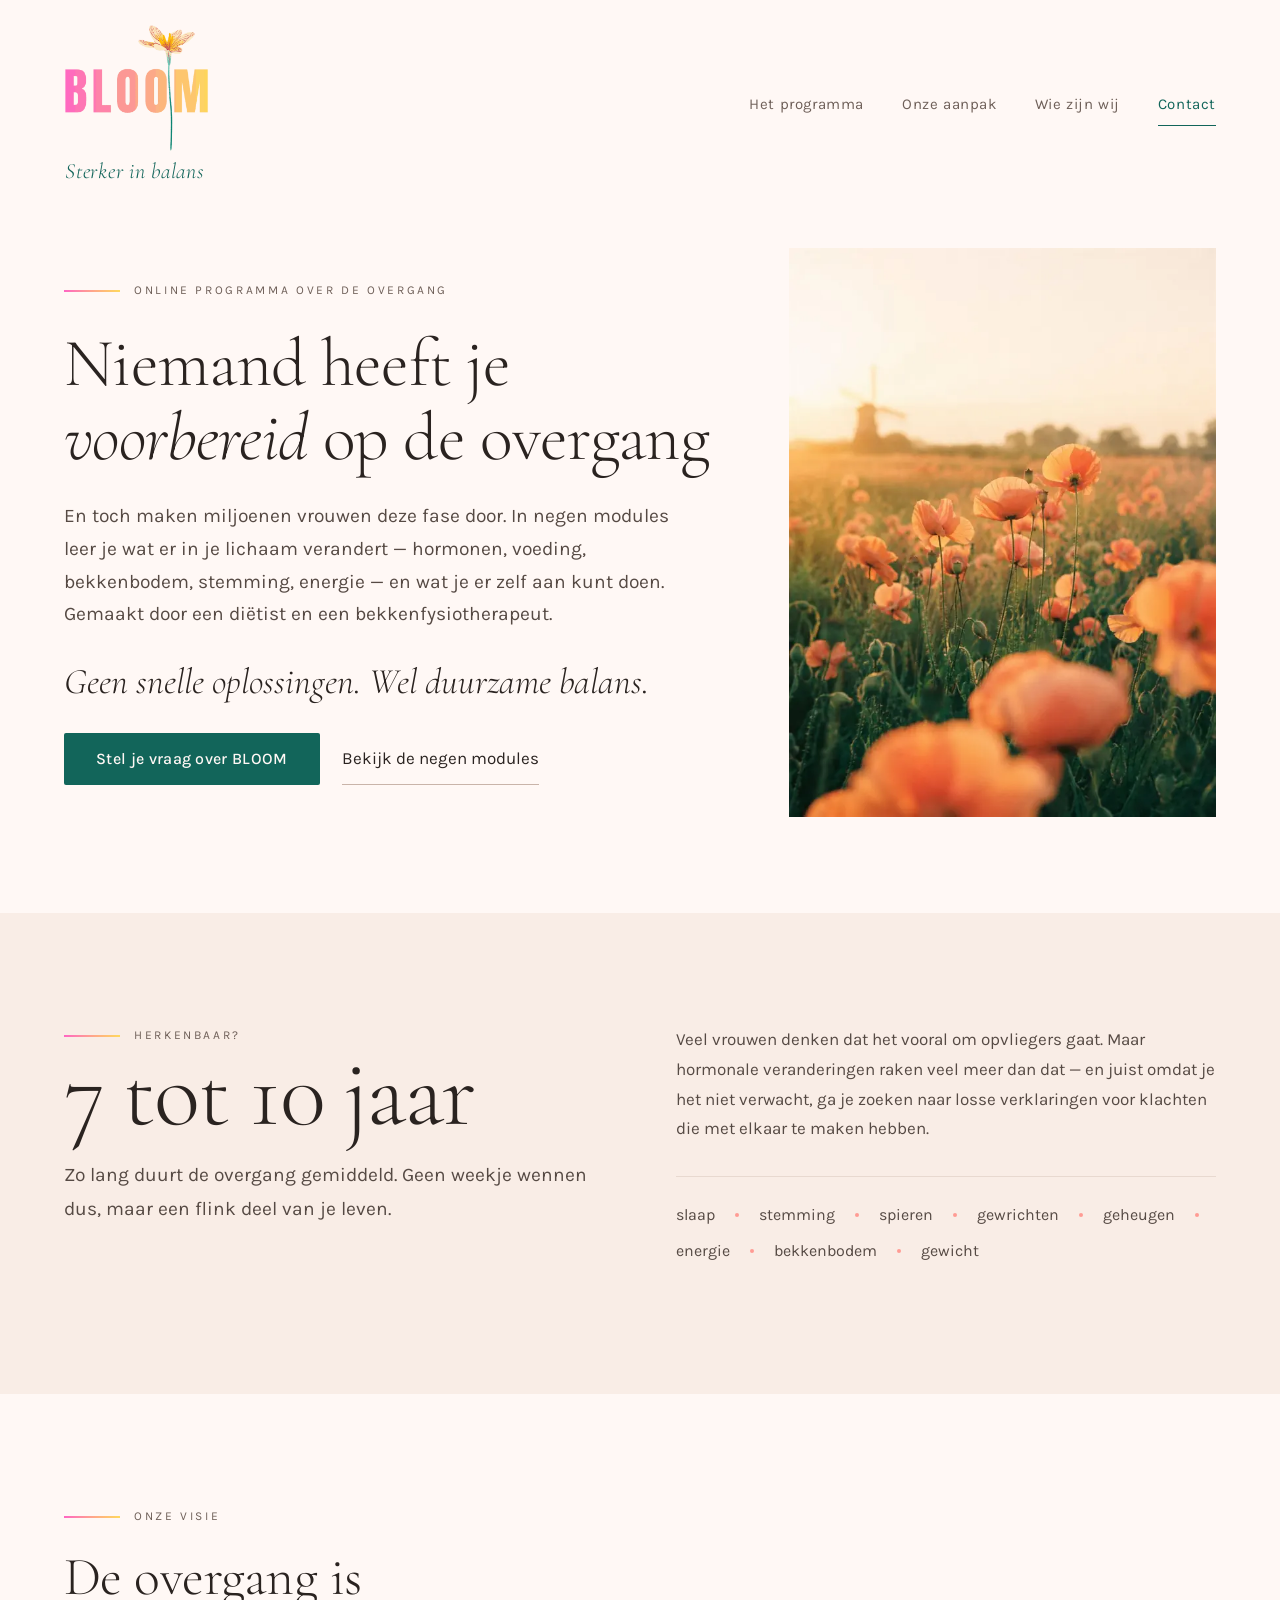
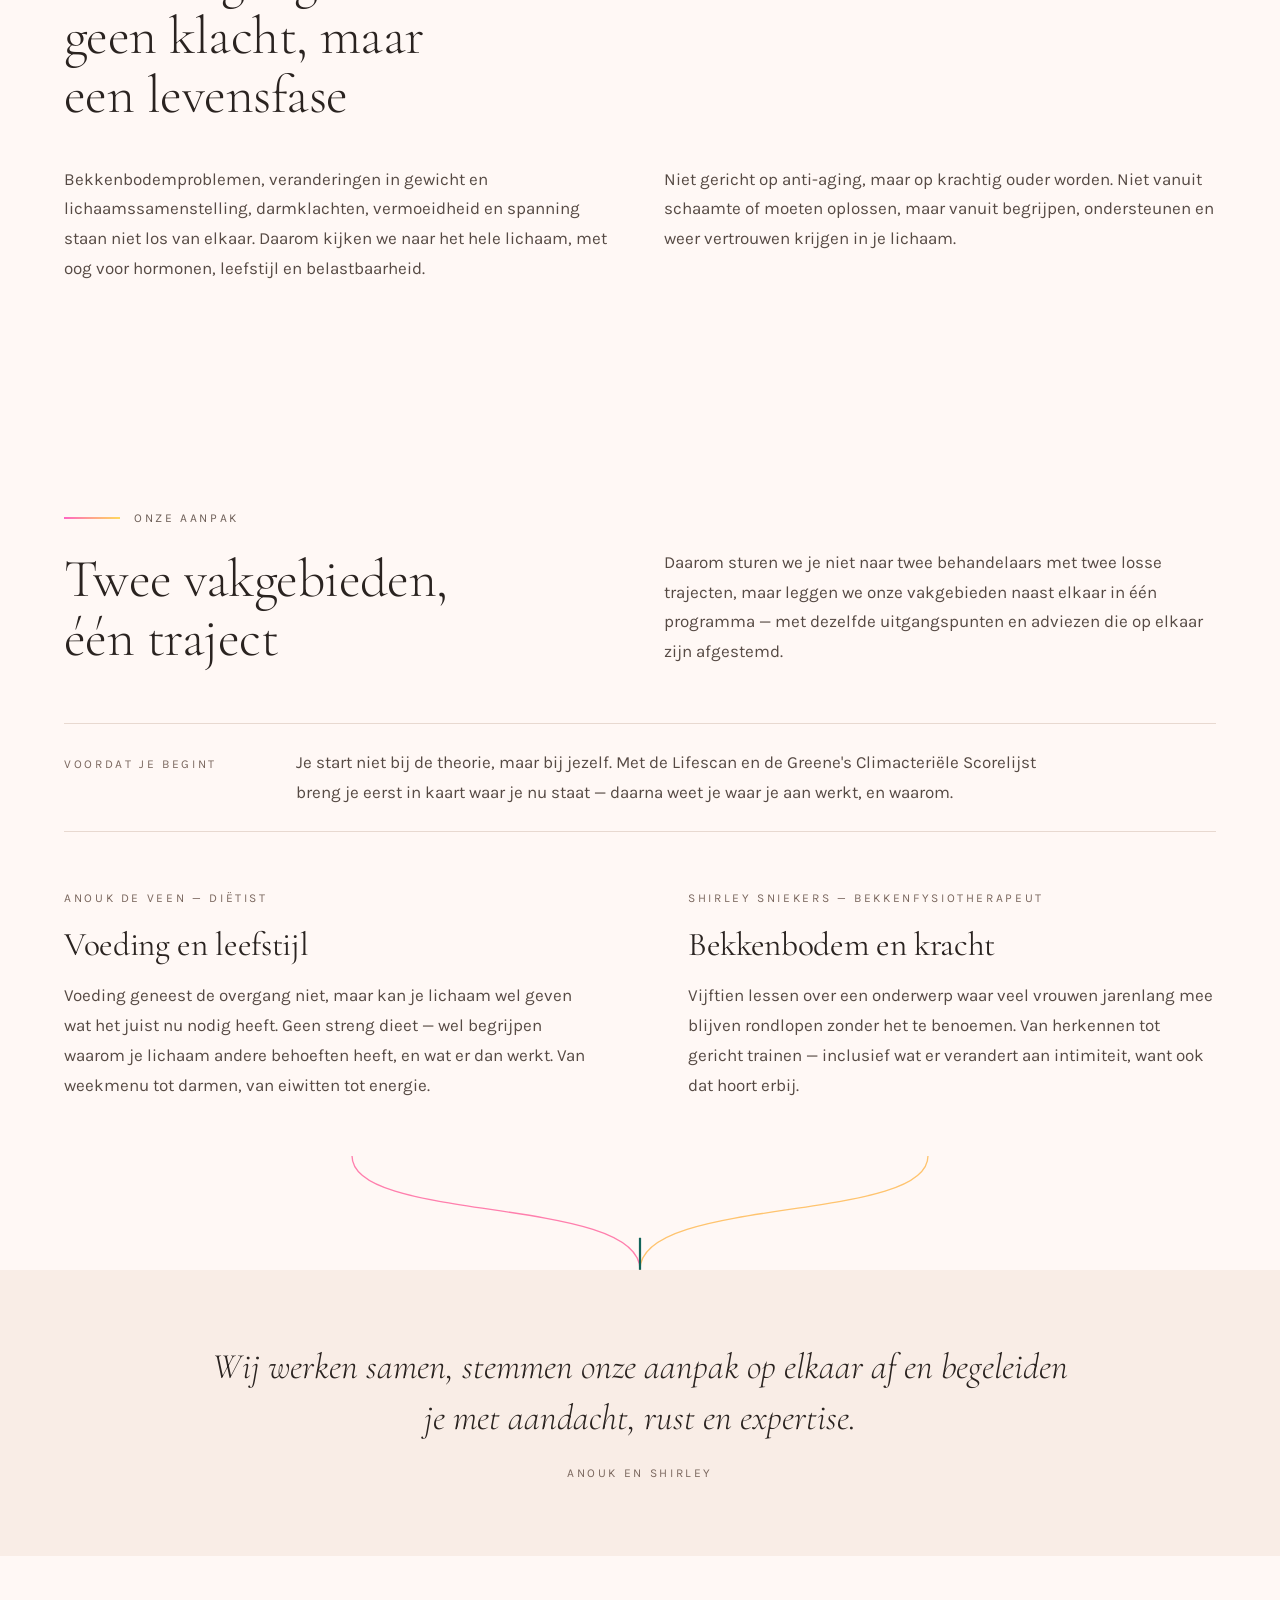
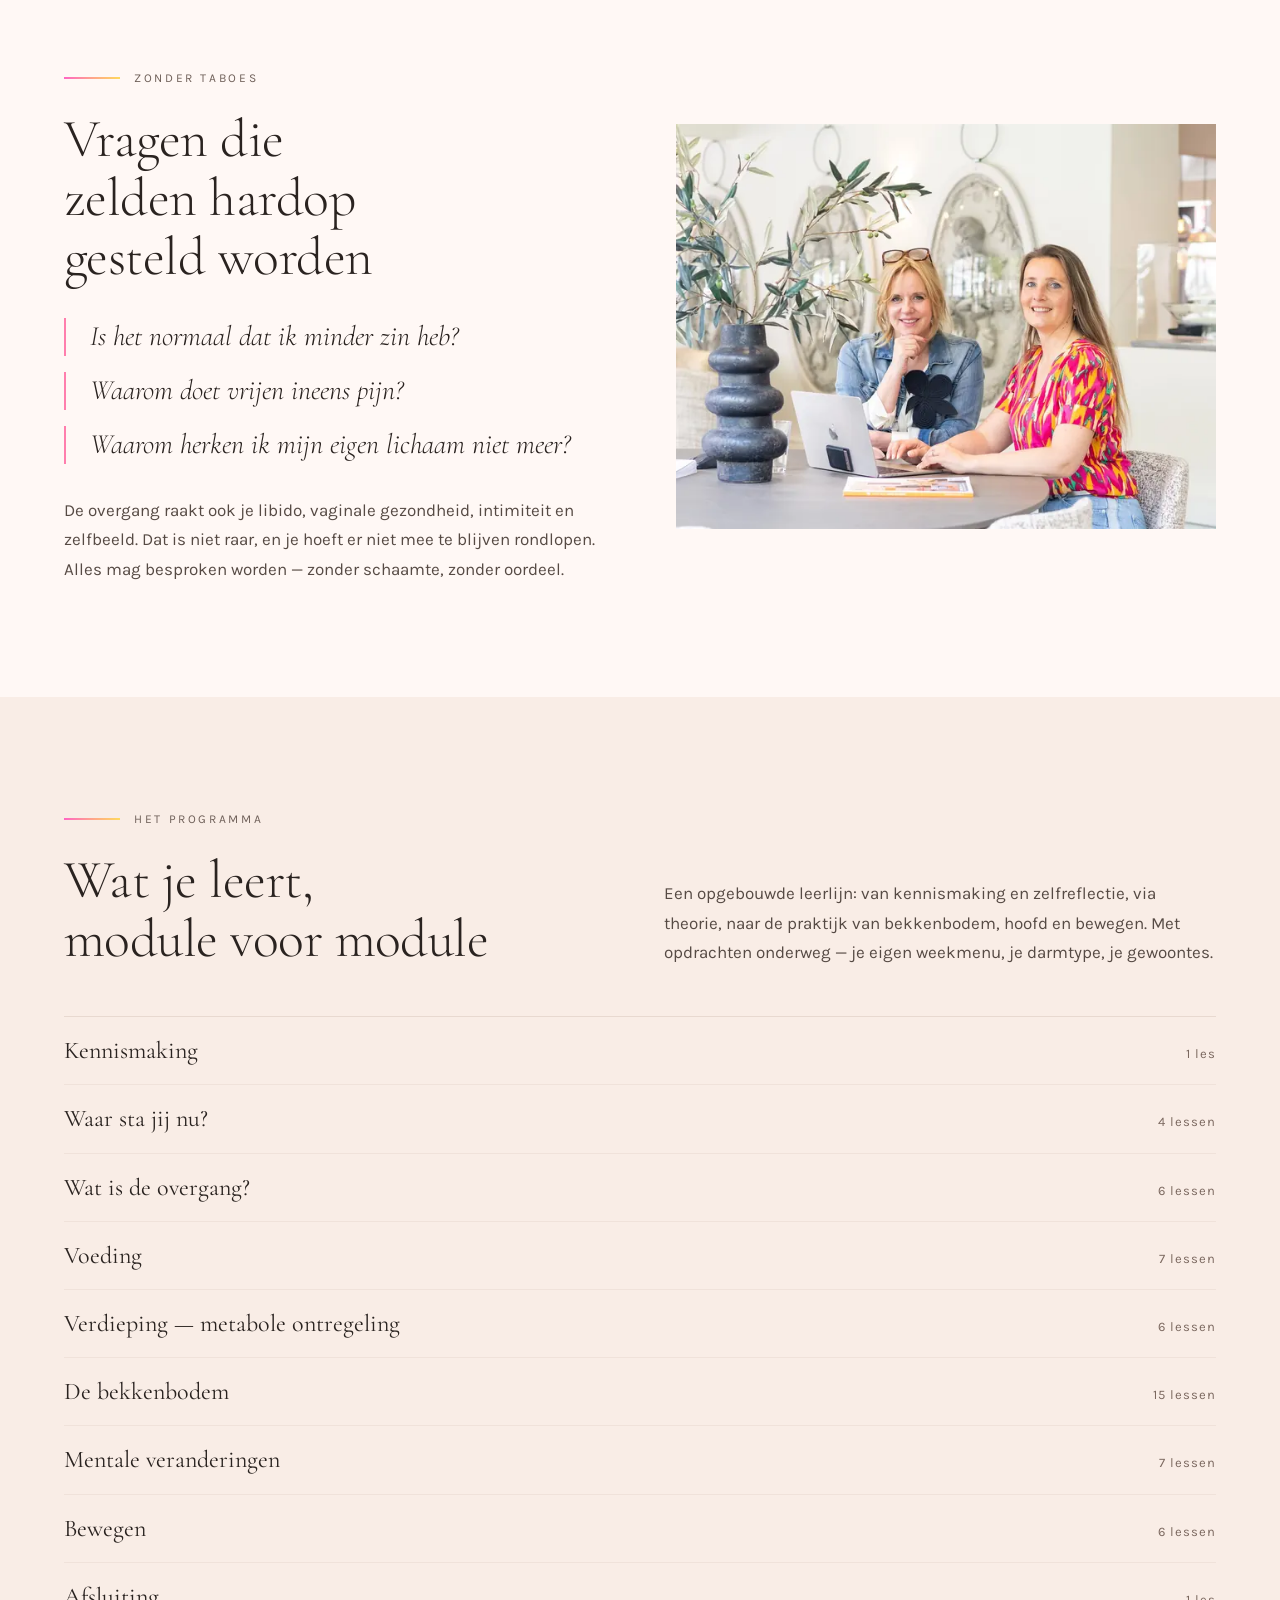
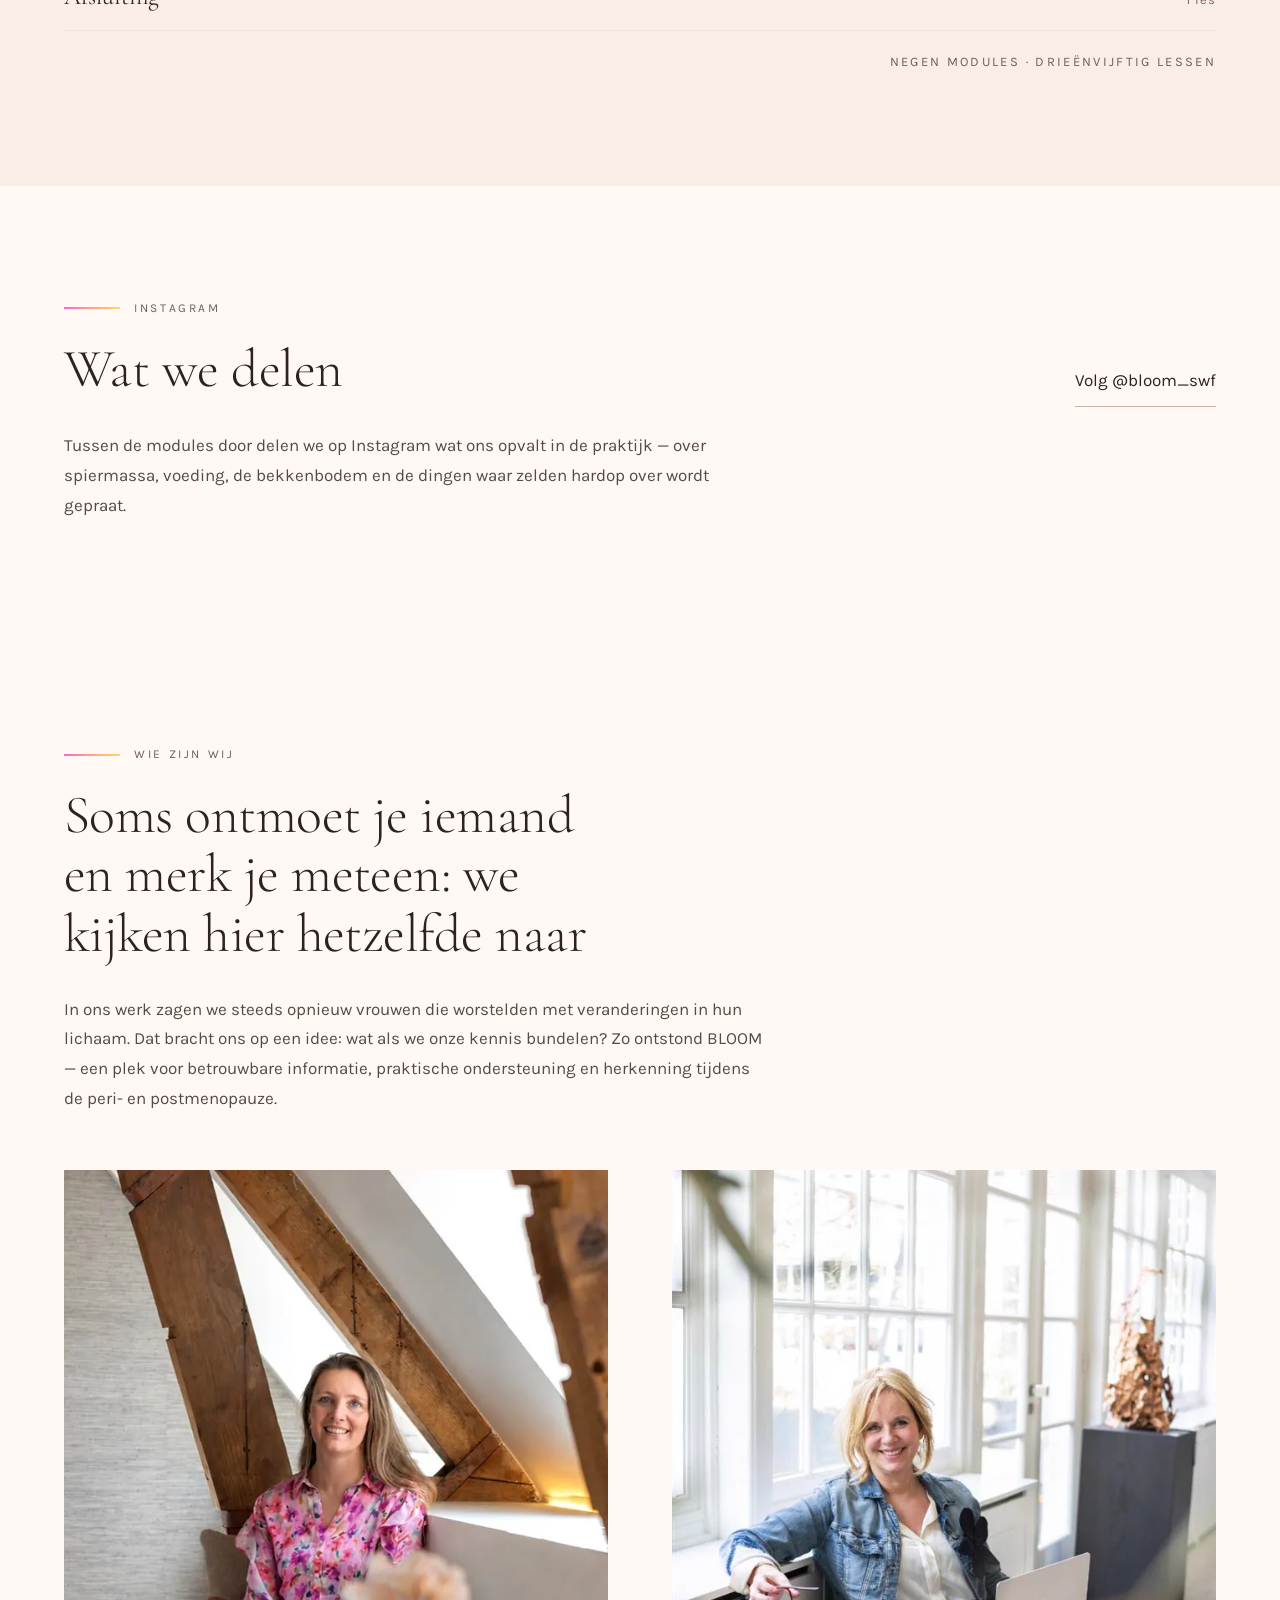
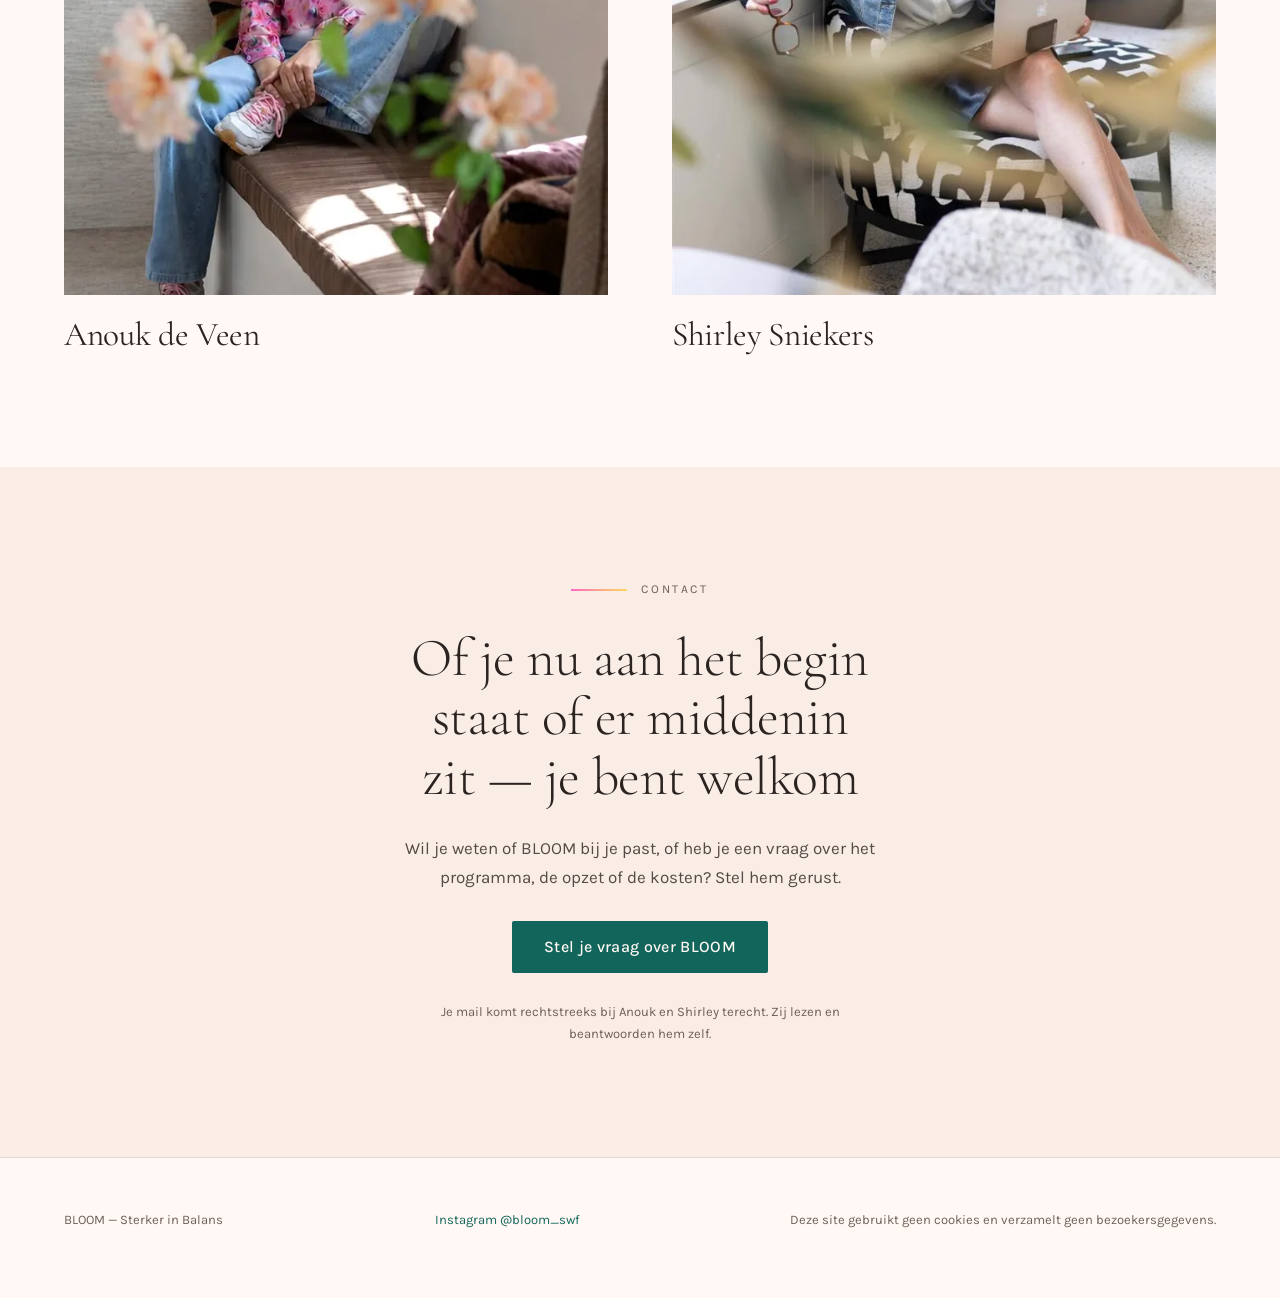
<file: index.html>
<!doctype html>
<html lang="nl">
<head>
<meta charset="utf-8">
<meta name="viewport" content="width=device-width, initial-scale=1">
<title>BLOOM — Sterker in Balans | Online programma over de overgang</title>
<meta name="description" content="BLOOM is een online programma over de overgang, gemaakt door een diëtist en een bekkenfysiotherapeut. Negen modules over hormonen, voeding, bekkenbodem, stemming en kracht.">
<link rel="icon" href="assets/img/favicon-32.png" sizes="32x32">
<link rel="apple-touch-icon" href="assets/img/favicon-180.png">
<meta property="og:title" content="BLOOM — Sterker in Balans">
<meta property="og:description" content="Een online programma over de overgang, gemaakt door een diëtist en een bekkenfysiotherapeut.">
<meta property="og:type" content="website">
<meta property="og:image" content="assets/img/og.png">
<meta property="og:locale" content="nl_NL">
<link rel="preload" href="assets/fonts/CormorantGaramond-var.woff2" as="font" type="font/woff2" crossorigin>
<link rel="preload" href="assets/fonts/Karla-var.woff2" as="font" type="font/woff2" crossorigin>
<link rel="stylesheet" href="styles.css">
<script>document.documentElement.classList.add('js');</script>
</head>
<body>

<a class="skip-link btn btn--primary" href="#inhoud">Naar de inhoud</a>

<header class="wrap masthead">
  <div class="masthead__brand">
    <img class="masthead__logo" src="assets/img/bloom-logo.png" alt="BLOOM" width="520" height="458" fetchpriority="high">
    <p class="masthead__payoff">Sterker in balans</p>
  </div>
  <nav class="nav" aria-label="Hoofdmenu">
    <a href="#programma">Het programma</a>
    <a href="#aanpak">Onze aanpak</a>
    <a href="#wij">Wie zijn wij</a>
    <a class="is-cta" href="#contact">Contact</a>
  </nav>
</header>

<main id="inhoud">

  <!-- ───────────────── Hero ───────────────── -->
  <section class="wrap hero">
    <div class="hero__text">
      <p class="eyebrow">Online programma over de overgang</p>
      <h1 class="hero__title">Niemand heeft je <em>voorbereid</em> op de overgang</h1>
      <p class="lead">En toch maken miljoenen vrouwen deze fase door. In negen modules leer je wat er in je lichaam verandert — hormonen, voeding, bekkenbodem, stemming, energie — en wat je er zelf aan kunt doen. Gemaakt door een diëtist en een bekkenfysiotherapeut.</p>
      <p class="quote">Geen snelle oplossingen. Wel duurzame balans.</p>
      <div class="hero__actions">
        <a class="btn btn--primary" href="#contact">Stel je vraag over BLOOM</a>
        <a class="link-under" href="#programma">Bekijk de negen modules</a>
      </div>
    </div>

    <figure class="photo photo--portrait" style="margin:0;">
      <picture>
        <source srcset="assets/img/hero-klaprozen.webp" type="image/webp">
        <img src="assets/img/hero-klaprozen.jpg" alt="Klaprozenveld in de avondzon, met een molen op de achtergrond" width="650" height="867" fetchpriority="high">
      </picture>
    </figure>
  </section>

  <!-- ───────────────── Herkenning ───────────────── -->
  <section class="section section--sand" id="herkenning">
    <div class="wrap recognise reveal">
      <div>
        <p class="eyebrow">Herkenbaar?</p>
        <p class="figure-line">7 tot 10 jaar</p>
        <p class="figure-caption">Zo lang duurt de overgang gemiddeld. Geen weekje wennen dus, maar een flink deel van je leven.</p>
      </div>
      <div>
        <p class="prose">Veel vrouwen denken dat het vooral om opvliegers gaat. Maar hormonale veranderingen raken veel meer dan dat — en juist omdat je het niet verwacht, ga je zoeken naar losse verklaringen voor klachten die met elkaar te maken hebben.</p>
        <ul class="tags">
          <li>slaap</li>
          <li>stemming</li>
          <li>spieren</li>
          <li>gewrichten</li>
          <li>geheugen</li>
          <li>energie</li>
          <li>bekkenbodem</li>
          <li>gewicht</li>
        </ul>
      </div>
    </div>
  </section>

  <!-- ───────────────── Visie ───────────────── -->
  <section class="section" id="visie">
    <div class="wrap reveal">
      <p class="eyebrow">Onze visie</p>
      <h2 style="max-width:20ch;margin-top:1.25rem;">De overgang is geen klacht, maar een levensfase</h2>
      <div style="display:grid;grid-template-columns:repeat(auto-fit,minmax(18rem,1fr));gap:3rem;margin-top:2.5rem;">
        <p class="prose">Bekkenbodemproblemen, veranderingen in gewicht en lichaamssamenstelling, darmklachten, vermoeidheid en spanning staan niet los van elkaar. Daarom kijken we naar het hele lichaam, met oog voor hormonen, leefstijl en belastbaarheid.</p>
        <p class="prose">Niet gericht op anti-aging, maar op krachtig ouder worden. Niet vanuit schaamte of moeten oplossen, maar vanuit begrijpen, ondersteunen en weer vertrouwen krijgen in je lichaam.</p>
      </div>
    </div>
  </section>

  <!-- ───────────────── Aanpak ───────────────── -->
  <section class="section" id="aanpak" style="padding-bottom:0;">
    <div class="wrap reveal">
      <div style="display:grid;grid-template-columns:repeat(auto-fit,minmax(20rem,1fr));gap:3rem;align-items:end;">
        <div>
          <p class="eyebrow">Onze aanpak</p>
          <h2 style="margin-top:1.25rem;">Twee vakgebieden,<br>één traject</h2>
        </div>
        <p class="prose">Daarom sturen we je niet naar twee behandelaars met twee losse trajecten, maar leggen we onze vakgebieden naast elkaar in één programma — met dezelfde uitgangspunten en adviezen die op elkaar zijn afgestemd.</p>
      </div>

      <div class="before-start">
        <p class="eyebrow eyebrow--plain before-start__label">Voordat je begint</p>
        <p class="prose" style="max-width:48rem;">Je start niet bij de theorie, maar bij jezelf. Met de Lifescan en de Greene's Climacteriële Scorelijst breng je eerst in kaart waar je nu staat — daarna weet je waar je aan werkt, en waarom.</p>
      </div>

      <div class="disciplines">
        <article class="discipline">
          <p class="eyebrow eyebrow--plain">Anouk de Veen — diëtist</p>
          <h3>Voeding en leefstijl</h3>
          <p class="prose" style="max-width:none;">Voeding geneest de overgang niet, maar kan je lichaam wel geven wat het juist nu nodig heeft. Geen streng dieet — wel begrijpen waarom je lichaam andere behoeften heeft, en wat er dan werkt. Van weekmenu tot darmen, van eiwitten tot energie.</p>
        </article>
        <article class="discipline">
          <p class="eyebrow eyebrow--plain">Shirley Sniekers — bekkenfysiotherapeut</p>
          <h3>Bekkenbodem en kracht</h3>
          <p class="prose" style="max-width:none;">Vijftien lessen over een onderwerp waar veel vrouwen jarenlang mee blijven rondlopen zonder het te benoemen. Van herkennen tot gericht trainen — inclusief wat er verandert aan intimiteit, want ook dat hoort erbij.</p>
        </article>
      </div>

      <!-- Twee vakgebieden komen samen in één steel — het beeldmerk van het logo -->
      <svg class="converge" viewBox="0 0 1296 128" fill="none" xmlns="http://www.w3.org/2000/svg" aria-hidden="true" focusable="false">
        <path d="M324 0 C 324 76, 648 44, 648 128" stroke="#FF7FAD" stroke-width="1.5"/>
        <path d="M972 0 C 972 76, 648 44, 648 128" stroke="#FFC46F" stroke-width="1.5"/>
        <path d="M648 92 L 648 128" stroke="#12655A" stroke-width="2.5"/>
      </svg>
    </div>

    <div class="section--sand" style="padding-block:clamp(3rem,6vw,4.5rem);">
      <div class="wrap" style="display:flex;flex-direction:column;align-items:center;text-align:center;gap:1.25rem;">
        <p class="quote" style="max-width:55rem;">Wij werken samen, stemmen onze aanpak op elkaar af en begeleiden je met aandacht, rust en expertise.</p>
        <p class="eyebrow eyebrow--plain">Anouk en Shirley</p>
      </div>
    </div>
  </section>

  <!-- ───────────────── Taboe ───────────────── -->
  <section class="section" id="taboe">
    <div class="wrap taboo reveal">
      <div>
        <p class="eyebrow">Zonder taboes</p>
        <h2 style="margin-top:1.25rem;max-width:16ch;">Vragen die zelden hardop gesteld worden</h2>
        <ul class="taboo__questions">
          <li>Is het normaal dat ik minder zin heb?</li>
          <li>Waarom doet vrijen ineens pijn?</li>
          <li>Waarom herken ik mijn eigen lichaam niet meer?</li>
        </ul>
        <p class="prose" style="margin-top:2rem;">De overgang raakt ook je libido, vaginale gezondheid, intimiteit en zelfbeeld. Dat is niet raar, en je hoeft er niet mee te blijven rondlopen. Alles mag besproken worden — zonder schaamte, zonder oordeel.</p>
      </div>

      <figure class="photo photo--landscape" style="margin:0;">
        <picture>
          <source srcset="assets/img/gesprek-bank.webp" type="image/webp">
          <img src="assets/img/gesprek-bank.jpg" alt="Anouk en Shirley in gesprek" width="650" height="488" loading="lazy" decoding="async">
        </picture>
      </figure>
    </div>
  </section>

  <!-- ───────────────── Programma ───────────────── -->
  <section class="section section--sand" id="programma">
    <div class="wrap reveal">
      <div style="display:grid;grid-template-columns:repeat(auto-fit,minmax(20rem,1fr));gap:3rem;align-items:end;">
        <div>
          <p class="eyebrow">Het programma</p>
          <h2 style="margin-top:1.25rem;">Wat je leert,<br>module voor module</h2>
        </div>
        <p class="prose">Een opgebouwde leerlijn: van kennismaking en zelfreflectie, via theorie, naar de praktijk van bekkenbodem, hoofd en bewegen. Met opdrachten onderweg — je eigen weekmenu, je darmtype, je gewoontes.</p>
      </div>

      <ol class="modules">
        <li><span class="modules__name">Kennismaking</span><span class="modules__count">1 les</span></li>
        <li><span class="modules__name">Waar sta jij nu?</span><span class="modules__count">4 lessen</span></li>
        <li><span class="modules__name">Wat is de overgang?</span><span class="modules__count">6 lessen</span></li>
        <li><span class="modules__name">Voeding</span><span class="modules__count">7 lessen</span></li>
        <li><span class="modules__name">Verdieping — metabole ontregeling</span><span class="modules__count">6 lessen</span></li>
        <li><span class="modules__name">De bekkenbodem</span><span class="modules__count">15 lessen</span></li>
        <li><span class="modules__name">Mentale veranderingen</span><span class="modules__count">7 lessen</span></li>
        <li><span class="modules__name">Bewegen</span><span class="modules__count">6 lessen</span></li>
        <li><span class="modules__name">Afsluiting</span><span class="modules__count">1 les</span></li>
      </ol>
      <p class="modules__total">Negen modules · drieënvijftig lessen</p>
    </div>
  </section>

  <!-- ───────────────── Instagram ─────────────────
       Alles tussen de twee markeringen hieronder wordt automatisch
       vervangen door scripts/fetch-instagram.mjs. Wijzig het met de hand
       alleen als er nog geen posts worden opgehaald. -->
  <!-- instagram:start -->
  <section class="section" id="instagram">
    <div class="wrap reveal">
      <p class="eyebrow">Instagram</p>
      <div class="ig-head">
        <h2>Wat we delen</h2>
        <a class="link-under" href="https://www.instagram.com/bloom_swf/" rel="noopener">Volg @bloom_swf</a>
      </div>
      <p class="prose ig-intro">Tussen de modules door delen we op Instagram wat ons opvalt in de praktijk — over spiermassa, voeding, de bekkenbodem en de dingen waar zelden hardop over wordt gepraat.</p>
    </div>
  </section>
  <!-- instagram:end -->

  <!-- ───────────────── Wie zijn wij ───────────────── -->
  <section class="section" id="wij">
    <div class="wrap reveal">
      <p class="eyebrow">Wie zijn wij</p>
      <h2 style="margin-top:1.25rem;max-width:22ch;">Soms ontmoet je iemand en merk je meteen: we kijken hier hetzelfde naar</h2>
      <p class="prose" style="margin-top:2rem;max-width:44rem;">In ons werk zagen we steeds opnieuw vrouwen die worstelden met veranderingen in hun lichaam. Dat bracht ons op een idee: wat als we onze kennis bundelen? Zo ontstond BLOOM — een plek voor betrouwbare informatie, praktische ondersteuning en herkenning tijdens de peri- en postmenopauze.</p>

      <div class="founders">
        <div class="founder">
          <figure class="photo photo--portrait" style="margin:0;">
            <picture>
              <source srcset="assets/img/anouk.webp" type="image/webp">
              <img src="assets/img/anouk.jpg" alt="Anouk de Veen" width="650" height="867" loading="lazy" decoding="async">
            </picture>
          </figure>
          <div>
            <h3>Anouk de Veen</h3>
            <!-- Zodra bekend: BIG-registratienummer en beroepsvereniging hier toevoegen,
                 bijvoorbeeld <p class="founder__reg">BIG 12345678 · lid van de NVD</p> -->
          </div>
        </div>
        <div class="founder">
          <figure class="photo photo--portrait" style="margin:0;">
            <picture>
              <source srcset="assets/img/shirley.webp" type="image/webp">
              <img src="assets/img/shirley.jpg" alt="Shirley Sniekers" width="650" height="867" loading="lazy" decoding="async">
            </picture>
          </figure>
          <div>
            <h3>Shirley Sniekers</h3>
            <!-- Zodra bekend: BIG-registratienummer en beroepsvereniging hier toevoegen,
                 bijvoorbeeld <p class="founder__reg">BIG 12345678 · geregistreerd bekkenfysiotherapeut NVFB</p> -->
          </div>
        </div>
      </div>
    </div>
  </section>


  <!-- ───────────────── Contact ───────────────── -->
  <section class="section section--sand" id="contact">
    <div class="wrap contact reveal">
      <p class="eyebrow">Contact</p>
      <h2 style="max-width:18ch;">Of je nu aan het begin staat of er middenin zit — je bent welkom</h2>
      <p class="prose">Wil je weten of BLOOM bij je past, of heb je een vraag over het programma, de opzet of de kosten? Stel hem gerust.</p>
      <a class="btn btn--primary" href="mailto:info@bloom-sterkerinbalans.nl?subject=Vraag%20over%20BLOOM">Stel je vraag over BLOOM</a>
      <!-- TODO: zodra de reactietermijn bekend is, hem hier noemen: "Meestal reageren we binnen twee werkdagen." -->
      <p class="contact__note">Je mail komt rechtstreeks bij Anouk en Shirley terecht. Zij lezen en beantwoorden hem zelf.</p>
    </div>
  </section>

</main>

<footer class="footer">
  <div class="wrap footer__row">
    <span>BLOOM — Sterker in Balans</span>
    <!-- TODO: zodra bekend hier de bedrijfsgegevens toevoegen, bijvoorbeeld
         <span>KvK 12345678 · Nijmegen</span> -->
    <span><a href="https://www.instagram.com/bloom_swf/" rel="noopener">Instagram @bloom_swf</a></span>
    <span>Deze site gebruikt geen cookies en verzamelt geen bezoekersgegevens.</span>
  </div>
</footer>

<script>
(function () {
  var items = document.querySelectorAll('.reveal');
  if (!('IntersectionObserver' in window) ||
      window.matchMedia('(prefers-reduced-motion: reduce)').matches) {
    items.forEach(function (el) { el.classList.add('is-in'); });
    return;
  }
  var io = new IntersectionObserver(function (entries) {
    entries.forEach(function (entry) {
      if (entry.isIntersecting) {
        entry.target.classList.add('is-in');
        io.unobserve(entry.target);
      }
    });
  }, { rootMargin: '0px 0px -10% 0px' });
  items.forEach(function (el) { io.observe(el); });
})();
</script>

</body>
</html>
</file>
<file: styles.css>
/* Self-hosted variabele fonts — geen externe requests, geen IP-logging bij Google.
   Voorheen via @import uit assets/fonts/fonts.css; nu inline om een extra
   render-blokkerende hop in de laadketen te schelen. */
@font-face {
  font-family: 'Cormorant Garamond';
  font-style: normal;
  font-weight: 300 600;
  font-display: swap;
  src: url('assets/fonts/CormorantGaramond-var.woff2') format('woff2');
  unicode-range: U+0000-00FF,U+0131,U+0152-0153,U+02BB-02BC,U+02C6,U+02DA,U+02DC,U+0304,U+0308,U+0329,U+2000-206F,U+20AC,U+2122,U+2191,U+2193,U+2212,U+2215,U+FEFF,U+FFFD;
}
@font-face {
  font-family: 'Cormorant Garamond';
  font-style: italic;
  font-weight: 300 600;
  font-display: swap;
  src: url('assets/fonts/CormorantGaramond-italic-var.woff2') format('woff2');
  unicode-range: U+0000-00FF,U+0131,U+0152-0153,U+02BB-02BC,U+02C6,U+02DA,U+02DC,U+0304,U+0308,U+0329,U+2000-206F,U+20AC,U+2122,U+2191,U+2193,U+2212,U+2215,U+FEFF,U+FFFD;
}
@font-face {
  font-family: 'Karla';
  font-style: normal;
  font-weight: 300 700;
  font-display: swap;
  src: url('assets/fonts/Karla-var.woff2') format('woff2');
  unicode-range: U+0000-00FF,U+0131,U+0152-0153,U+02BB-02BC,U+02C6,U+02DA,U+02DC,U+0304,U+0308,U+0329,U+2000-206F,U+20AC,U+2122,U+2191,U+2193,U+2212,U+2215,U+FEFF,U+FFFD;
}

/* ───────────────────────────────────────────────────────────────
   Design tokens — de stuurknop van de hele pagina.
   Kleuren zijn gemeten uit het logobestand, niet geschat.
   ─────────────────────────────────────────────────────────────── */
:root {
  /* Vlakken en tekst */
  --cream:      #FFF8F5;
  --sand:       #F9EDE6;
  --ink:        #2A2320;
  --ink-soft:   #564A44;
  --muted:      #6E5F58;
  --faint:      #7A675E;
  --rule:       #E8D9D0;
  --rule-soft:  #F0E2DA;

  /* Interactie — de groene steel uit het logo */
  --accent:      #12655A;
  --accent-dark: #0D4A42;

  /* Logoverloop — uitsluitend haarlijnen en accenten, nooit vlakken */
  --pink:      #FF66C3;
  --pink-soft: #FF7FAD;
  --salmon:    #FF9B94;
  --orange:    #FFAA87;
  --gold:      #FFC46F;
  --yellow:    #FFD95D;
  --gradient:  linear-gradient(90deg, var(--pink), var(--orange) 55%, var(--yellow));

  /* Typografie */
  --font-display: 'Cormorant Garamond', Georgia, 'Times New Roman', serif;
  --font-body:    'Karla', 'Helvetica Neue', Arial, sans-serif;

  --t-hero:  clamp(2.4rem, 6vw, 4.25rem);
  --t-h2:    clamp(1.9rem, 4.2vw, 3.4rem);
  --t-h3:    clamp(1.4rem, 2.6vw, 2.25rem);
  --t-quote: clamp(1.35rem, 3vw, 2.25rem);
  --t-lead:  clamp(1.05rem, 1.5vw, 1.2rem);
  --t-body:  1.0625rem;
  --t-small: 0.8125rem;
  --t-eyebrow: 0.75rem;
  --t-payoff: clamp(1rem, calc(var(--logo-h) * 0.1714), 1.61rem);

  /* Ritme */
  /* Hoogte van het logo; de payoff eronder is hieraan gekoppeld,
     zodat beide samen schalen en de regel op de letters uitgelijnd blijft. */
  --logo-h:  clamp(4.5rem, 10vw, 9.375rem);

  --pad:     clamp(1.25rem, 5vw, 4.5rem);
  --maxw:    81rem;
  --section: clamp(4rem, 9vw, 7rem);
  --measure: 38rem;
}

/* ─────────────────────────── Basis ─────────────────────────── */
*, *::before, *::after { box-sizing: border-box; }

html { -webkit-text-size-adjust: 100%; scroll-behavior: smooth; }

body {
  margin: 0;
  background: var(--cream);
  color: var(--ink);
  font-family: var(--font-body);
  font-size: var(--t-body);
  line-height: 1.75;
  -webkit-font-smoothing: antialiased;
}

img { max-width: 100%; height: auto; display: block; }

a { color: var(--accent); }
a:hover { color: var(--accent-dark); }

:focus-visible {
  outline: 2px solid var(--accent);
  outline-offset: 3px;
}

h1, h2, h3 {
  font-family: var(--font-display);
  font-weight: 300;
  letter-spacing: -0.01em;
  margin: 0;
  text-wrap: balance;
}
h1 { font-size: var(--t-hero); line-height: 1.08; }
h2 { font-size: var(--t-h2);   line-height: 1.1; }
h3 { font-size: var(--t-h3);   line-height: 1.2; font-weight: 400; }

p { margin: 0; }

.wrap {
  width: 100%;
  max-width: var(--maxw);
  margin-inline: auto;
  padding-inline: var(--pad);
}

.section { padding-block: var(--section); }
.section--sand { background: var(--sand); }

.lead {
  font-size: var(--t-lead);
  line-height: 1.7;
  color: var(--ink-soft);
  max-width: var(--measure);
}

.prose { color: var(--ink-soft); max-width: var(--measure); }

/* Bovenkop met haarlijn in het logoverloop */
.eyebrow {
  display: flex;
  align-items: center;
  gap: 0.875rem;
  font-size: var(--t-eyebrow);
  letter-spacing: 0.22em;
  text-transform: uppercase;
  color: var(--muted);
}
.eyebrow::before {
  content: "";
  width: 3.5rem;
  height: 2px;
  flex-shrink: 0;
  background: var(--gradient);
}
.eyebrow--plain { color: var(--faint); }
.eyebrow--plain::before { display: none; }

.quote {
  font-family: var(--font-display);
  font-style: italic;
  font-weight: 300;
  font-size: var(--t-quote);
  line-height: 1.4;
  color: var(--ink);
}

/* ─────────────────────────── Knoppen ─────────────────────────── */
.btn {
  display: inline-flex;
  align-items: center;
  justify-content: center;
  min-height: 3.25rem;
  padding-inline: 2rem;
  border-radius: 2px;
  font-size: 1rem;
  font-weight: 500;
  letter-spacing: 0.02em;
  text-decoration: none;
  transition: background-color 0.2s ease, color 0.2s ease;
}
.btn--primary { background: var(--accent); color: var(--cream); }
.btn--primary:hover { background: var(--accent-dark); color: var(--cream); }

.link-under {
  display: inline-flex;
  align-items: center;
  min-height: 3.25rem;
  color: var(--ink);
  text-decoration: none;
  border-bottom: 1px solid #C9B4A9;
}
.link-under:hover { color: var(--ink); border-bottom-color: var(--ink); }

/* Zichtbaar zodra hij focus krijgt, anders uit beeld. */
.skip-link {
  position: absolute;
  left: 1rem;
  top: -100%;
  z-index: 10;
}
.skip-link:focus { top: 1rem; }

/* ─────────────────────────── Kop van de pagina ─────────────────────────── */
.masthead {
  display: flex;
  align-items: center;
  justify-content: space-between;
  gap: 1.5rem;
  flex-wrap: wrap;
  padding-block: 1.5rem 0;
}
.masthead__brand { display: flex; flex-direction: column; gap: 0.375rem; }
.masthead__logo { height: var(--logo-h); width: auto; }
.masthead__payoff {
  margin: 0;
  font-family: var(--font-display);
  font-weight: 300;
  font-style: italic;
  font-size: var(--t-payoff);
  line-height: 1.2;
  /* De letters in het logobestand beginnen op 0,0097 en eindigen op 1,1266
     maal de logohoogte. De regel volgt die twee randen. */
  margin-left: calc(var(--logo-h) * 0.0097);
  letter-spacing: 0.033em;
  color: var(--accent);
}

.nav { display: flex; flex-wrap: wrap; gap: 0 2.375rem; align-items: center; }
.nav a {
  display: inline-flex;
  align-items: center;
  min-height: 2.75rem;
  font-size: 0.9375rem;
  letter-spacing: 0.04em;
  color: var(--muted);
  text-decoration: none;
  white-space: nowrap;
}
.nav a:hover { color: var(--ink); }
.nav a.is-cta {
  color: var(--accent);
  border-bottom: 1px solid var(--accent);
}

/* ─────────────────────────── Hero ─────────────────────────── */
.hero {
  display: grid;
  grid-template-columns: minmax(0, 1.55fr) minmax(0, 1fr);
  gap: 4rem;
  align-items: center;
  padding-block: clamp(2.5rem, 6vw, 4rem) clamp(3.5rem, 8vw, 6rem);
}
.hero__text { display: flex; flex-direction: column; gap: 1.625rem; }
.hero__title { max-width: 26ch; }
.hero__actions { display: flex; align-items: center; gap: 1.375rem; flex-wrap: wrap; }

/* ─────────────────────────── Fotoplekken ─────────────────────────── */
.photo { position: relative; }
.photo img { width: 100%; height: 100%; object-fit: cover; }

.photo--empty {
  background: var(--sand);
  border: 1px dashed #D6BFB3;
  display: flex;
  flex-direction: column;
  align-items: center;
  justify-content: center;
  gap: 1rem;
  text-align: center;
  padding: 2rem;
  min-height: 16rem;
}
.photo--empty img { width: 3.75rem; height: auto; opacity: 0.5; object-fit: contain; }
.photo--portrait { aspect-ratio: 3 / 4; }
.photo--landscape { aspect-ratio: 4 / 3; }
.photo__label {
  font-size: 0.6875rem;
  letter-spacing: 0.2em;
  text-transform: uppercase;
  color: var(--faint);
}
.photo__name {
  font-family: var(--font-display);
  font-size: 1.375rem;
  color: var(--muted);
}
.photo__note {
  font-size: var(--t-small);
  line-height: 1.6;
  color: var(--faint);
  max-width: 17rem;
}

/* ─────────────────────────── Herkenning ─────────────────────────── */
.recognise { display: grid; grid-template-columns: minmax(0, 1fr) minmax(0, 1fr); gap: 4.5rem; align-items: start; }
.figure-line {
  font-family: var(--font-display);
  font-weight: 300;
  font-size: clamp(3rem, 8vw, 6rem);
  line-height: 1;
  letter-spacing: -0.02em;
}
.figure-caption { font-size: var(--t-lead); color: var(--ink-soft); margin-top: 1rem; }

.tags {
  display: flex;
  flex-wrap: wrap;
  gap: 0.5rem 1.25rem;
  margin-top: 2rem;
  padding-top: 1.5rem;
  border-top: 1px solid var(--rule);
  list-style: none;
  padding-inline: 0;
}
.tags li {
  font-size: 1rem;
  color: var(--ink-soft);
  display: flex;
  align-items: center;
  gap: 1.25rem;
}
.tags li:not(:last-child)::after {
  content: "";
  width: 4px;
  height: 4px;
  border-radius: 50%;
  background: var(--salmon);
}

/* ─────────────────────────── Aanpak ─────────────────────────── */
.before-start {
  border-block: 1px solid var(--rule);
  padding-block: 1.5rem;
  margin-block: 3.5rem;
  display: flex;
  gap: 2.5rem;
  align-items: baseline;
}
.before-start__label { width: 12rem; flex-shrink: 0; }

.disciplines {
  display: grid;
  grid-template-columns: repeat(2, minmax(0, 1fr));
  gap: 6rem;
}
.discipline { display: flex; flex-direction: column; gap: 1rem; }

.converge { display: block; width: 100%; height: auto; margin-top: 3.5rem; }

/* ─────────────────────────── Programma ─────────────────────────── */
.modules { list-style: none; margin: 3rem 0 0; padding: 0; border-top: 1px solid var(--rule); }
.modules li {
  display: flex;
  align-items: baseline;
  justify-content: space-between;
  gap: 1.5rem;
  padding-block: 1.125rem;
  border-bottom: 1px solid var(--rule-soft);
}
.modules__name { font-family: var(--font-display); font-size: 1.5rem; line-height: 1.3; }
.modules__count { font-size: var(--t-small); letter-spacing: 0.08em; color: var(--faint); white-space: nowrap; }
.modules__total {
  display: flex;
  justify-content: flex-end;
  gap: 1rem;
  margin-top: 1.25rem;
  font-size: var(--t-small);
  letter-spacing: 0.18em;
  text-transform: uppercase;
  color: var(--muted);
}

/* ─────────────────────────── Taboe ─────────────────────────── */
.taboo { display: grid; grid-template-columns: minmax(0, 1fr) minmax(0, 1fr); gap: 4.5rem; align-items: center; }
.taboo__questions { list-style: none; margin: 2rem 0 0; padding: 0; display: flex; flex-direction: column; gap: 1rem; }
.taboo__questions li {
  font-family: var(--font-display);
  font-style: italic;
  font-size: clamp(1.25rem, 2.4vw, 1.75rem);
  line-height: 1.35;
  padding-left: 1.5rem;
  border-left: 2px solid var(--pink-soft);
}

/* ─────────────────────────── Wie zijn wij ─────────────────────────── */
.founders { display: grid; grid-template-columns: repeat(2, minmax(0, 1fr)); gap: 4rem; margin-top: 3.5rem; }
.founder { display: flex; flex-direction: column; gap: 1.25rem; }
.founder__reg { margin-top: 0.5rem; font-size: var(--t-small); letter-spacing: 0.04em; color: var(--faint); }

/* ─────────────────────────── Instagram ─────────────────────────── */
.ig-head {
  display: flex;
  flex-wrap: wrap;
  align-items: baseline;
  justify-content: space-between;
  gap: 1rem 2rem;
  margin-top: 1.25rem;
}
.ig-intro { margin-top: 1.5rem; max-width: 44rem; }

.ig-grid {
  list-style: none;
  margin: 3rem 0 0;
  padding: 0;
  display: grid;
  grid-template-columns: repeat(3, minmax(0, 1fr));
  gap: 2.5rem;
}
.ig-card__link {
  display: flex;
  flex-direction: column;
  gap: 1rem;
  color: var(--ink);
  text-decoration: none;
}
.ig-card img {
  width: 100%;
  aspect-ratio: 1 / 1;
  object-fit: cover;
  background: var(--sand);
  transition: opacity 0.25s ease;
}
.ig-card__link:hover img { opacity: 0.88; }
.ig-card__text {
  font-size: 1rem;
  line-height: 1.7;
  color: var(--ink-soft);
}
.ig-card__link:hover .ig-card__text { color: var(--ink); }
.ig-card__date {
  font-size: var(--t-small);
  letter-spacing: 0.08em;
  color: var(--faint);
}

/* ─────────────────────────── Contact ─────────────────────────── */
.contact { display: flex; flex-direction: column; align-items: center; text-align: center; gap: 1.75rem; }
.contact .prose { max-width: 34rem; }
.contact__note { max-width: 30rem; font-size: var(--t-small); line-height: 1.7; color: var(--muted); }

.todo {
  display: inline-flex;
  align-items: center;
  gap: 0.625rem;
  font-size: var(--t-small);
  letter-spacing: 0.08em;
  color: var(--faint);
  border: 1px dashed #D6BFB3;
  padding: 0.5rem 0.875rem;
}

/* ─────────────────────────── Voet ─────────────────────────── */
.footer { border-top: 1px solid var(--rule); padding-block: 2.5rem 3.5rem; }
.footer__row {
  display: flex;
  flex-wrap: wrap;
  gap: 1.5rem 2.5rem;
  align-items: center;
  justify-content: space-between;
  font-size: var(--t-small);
  color: var(--muted);
}
.footer a {
  display: inline-flex;
  align-items: center;
  min-height: 2.75rem;
  text-decoration: none;
}
.footer a:hover { text-decoration: underline; }

/* ─────────────────────────── Beweging ─────────────────────────── */
/* Alleen verbergen als JavaScript draait — anders blijft de pagina leesbaar. */
.js .reveal {
  opacity: 0;
  transform: translateY(14px);
  transition: opacity 0.7s ease, transform 0.7s ease;
}
.js .reveal.is-in { opacity: 1; transform: none; }

@media (prefers-reduced-motion: reduce) {
  html { scroll-behavior: auto; }
  .js .reveal { opacity: 1; transform: none; transition: none; }
  * { animation-duration: 0.01ms !important; transition-duration: 0.01ms !important; }
}

/* ─────────────────────────── Smaller dan een laptop ─────────────────────────── */
@media (max-width: 60rem) {
  .hero { grid-template-columns: minmax(0, 1fr); gap: 2.5rem; }
  .hero__title { max-width: none; }
  .hero .photo--portrait { aspect-ratio: 4 / 3; }
  .recognise,
  .taboo,
  .founders { grid-template-columns: minmax(0, 1fr); gap: 2.5rem; }
  .disciplines { grid-template-columns: minmax(0, 1fr); gap: 3rem; }
  .ig-grid { gap: 1.5rem; }
  .ig-card__text { font-size: 0.9375rem; }
  .converge { display: none; }
  .before-start { flex-direction: column; gap: 0.75rem; }
  .before-start__label { width: auto; }
}

@media (max-width: 40rem) {
  .nav { gap: 0 1.375rem; }
  .nav a { font-size: 0.875rem; min-height: 2.5rem; }
  /* Op een telefoon houden we twee ankers over; de rest bereik je door te scrollen. */
  .nav a[href="#aanpak"],
  .nav a[href="#wij"] { display: none; }
  .masthead { padding-block: 1rem 0; gap: 0.5rem 1.5rem; }
  .modules li { flex-direction: column; gap: 0.25rem; }
  .ig-grid { grid-template-columns: minmax(0, 1fr); gap: 2.5rem; }
  .taboo__questions li { padding-left: 1rem; }
}
</file>
